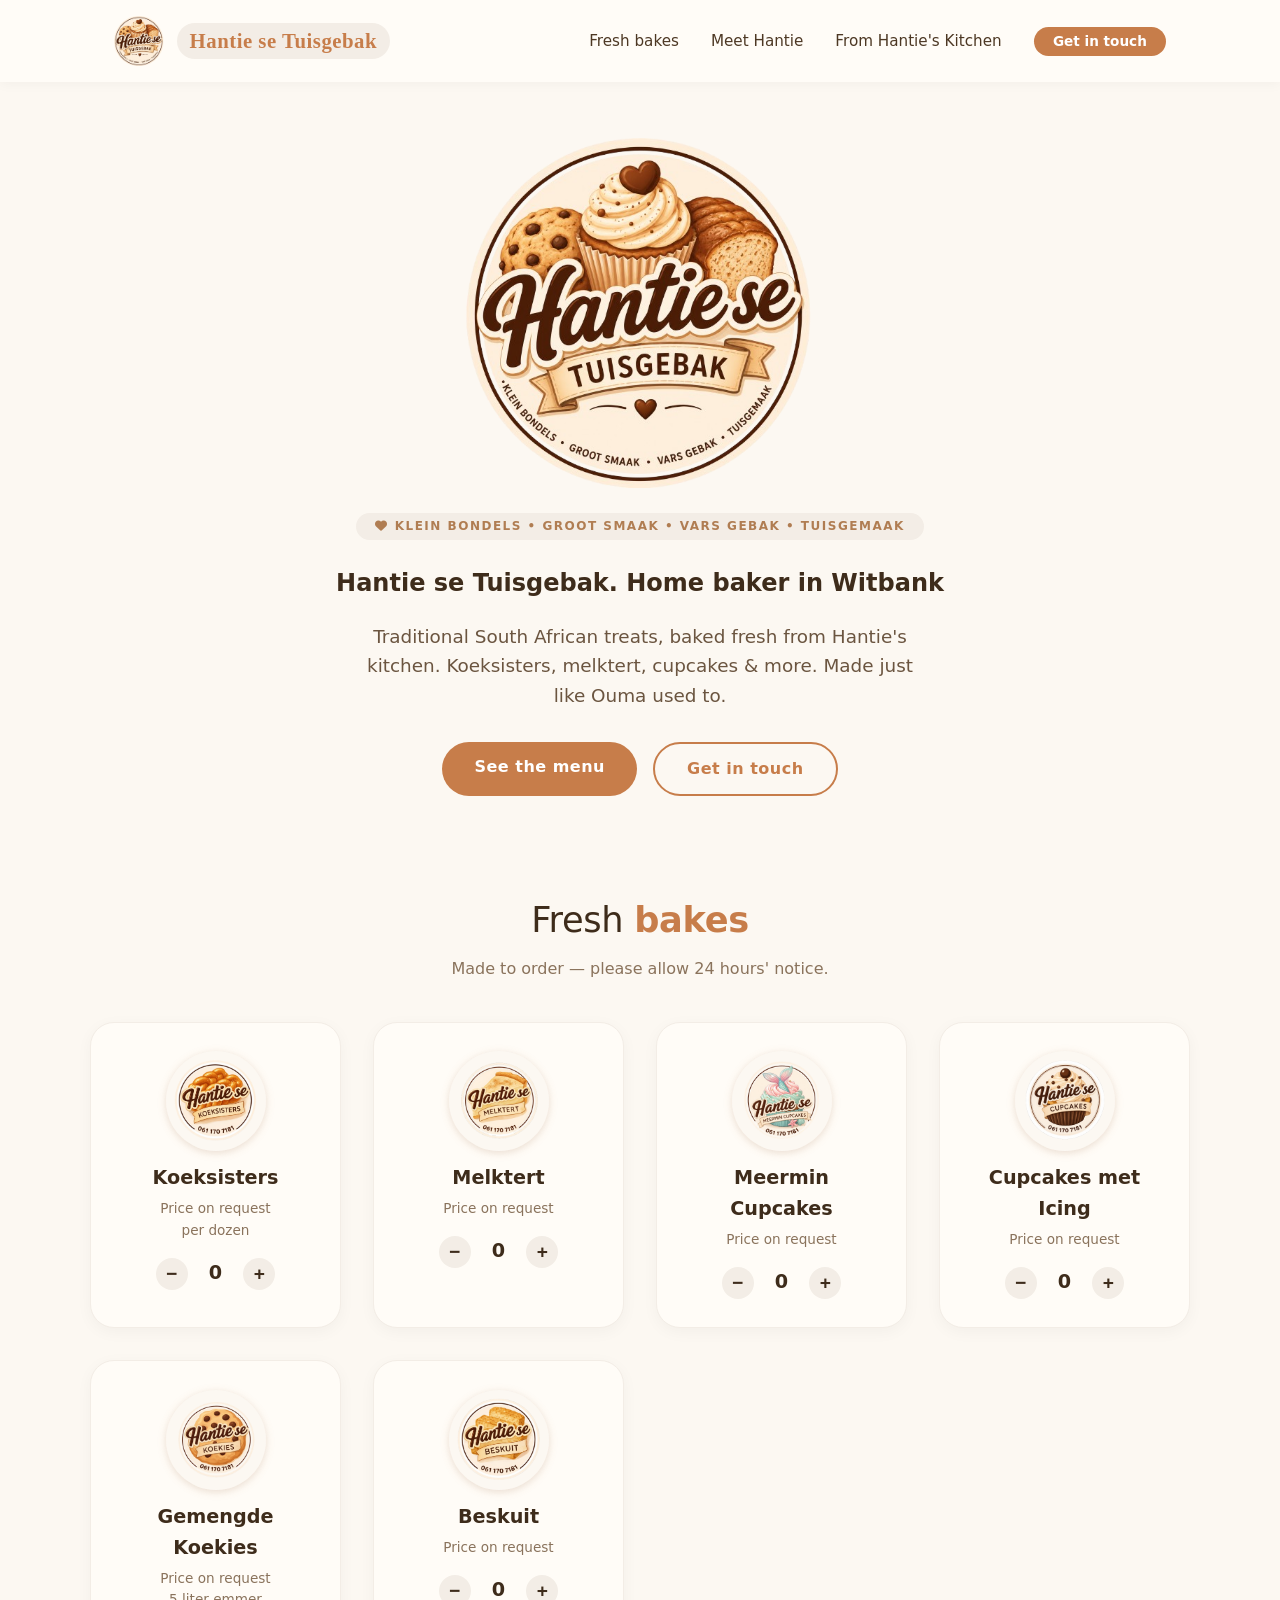
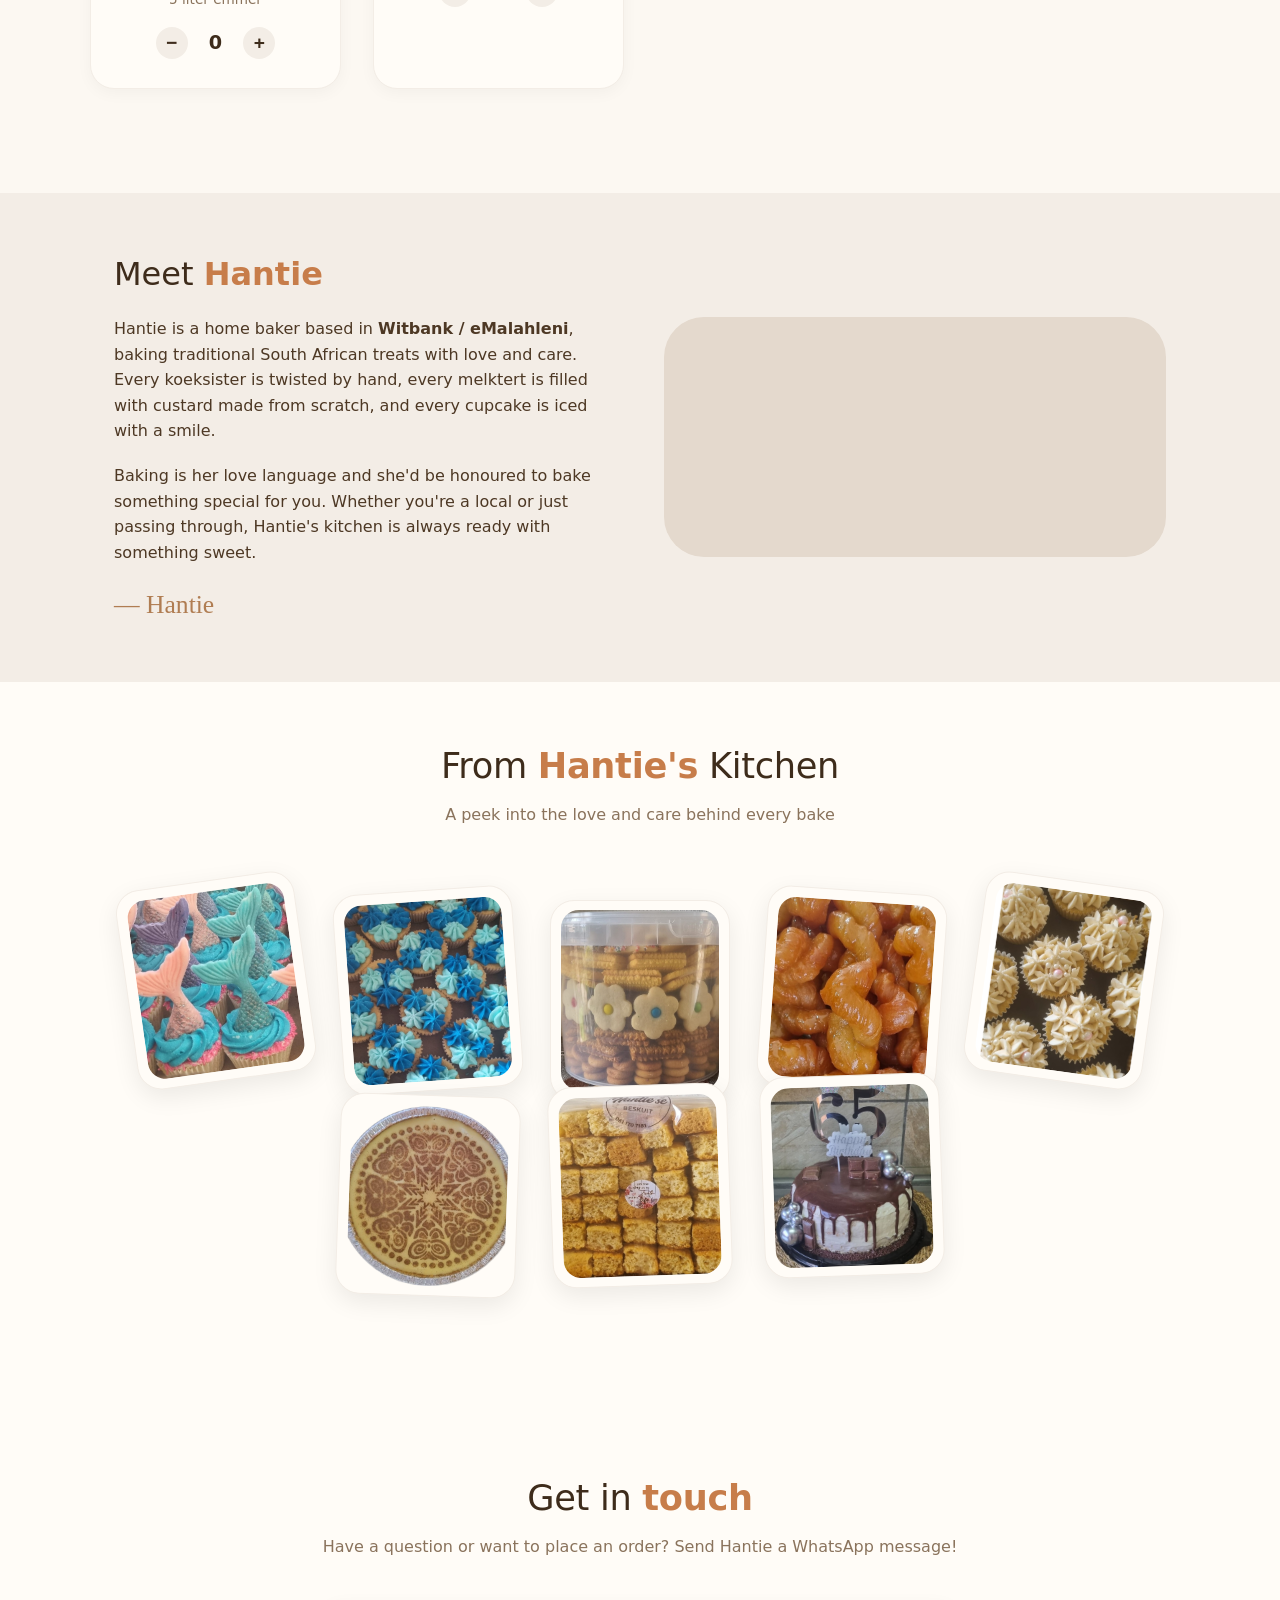
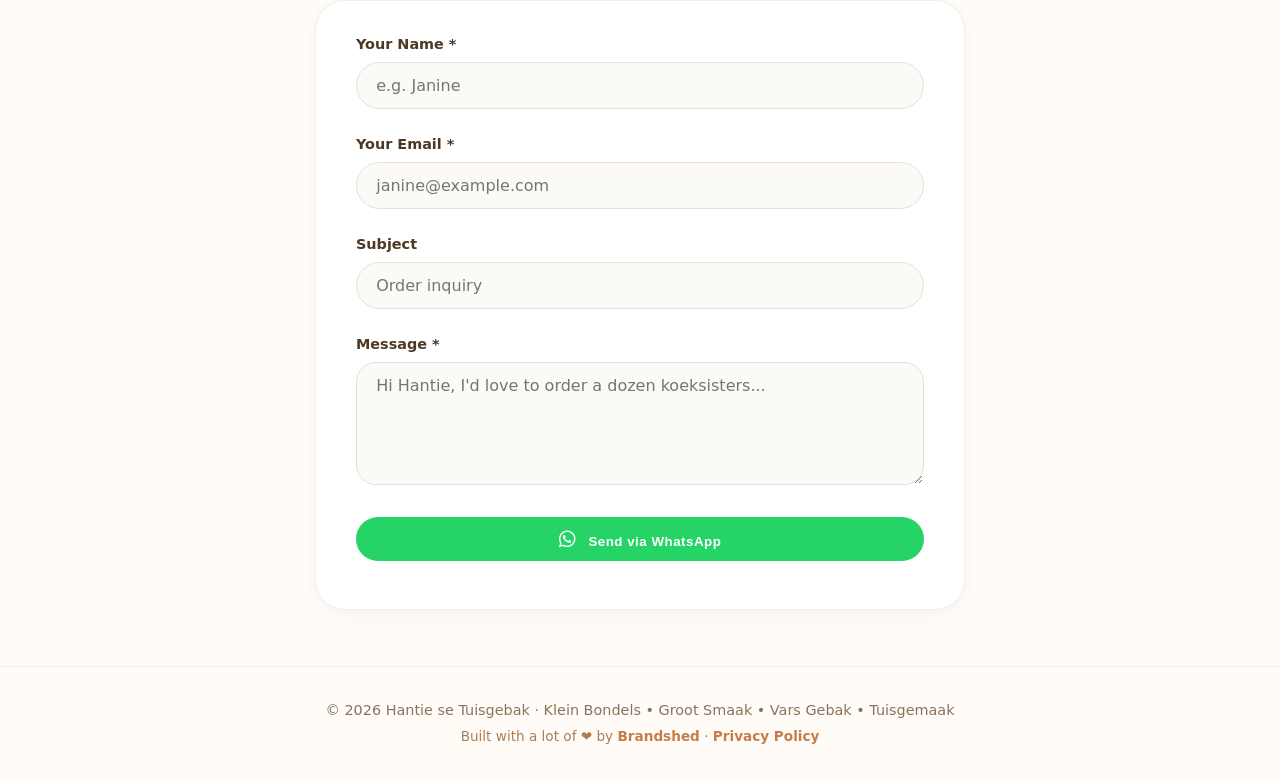
<file: index.html>
<!DOCTYPE html>
<html lang="en">
<head>
    <meta charset="UTF-8" />
    <meta name="viewport" content="width=device-width, initial-scale=1.0"/>
    
	<!-- ===== FAVICONS ===== -->
    <link rel="icon" type="image/x-icon" href="favicon.ico">
	<link rel="icon" href="favicon.ico" sizes="any">
	<link rel="icon" type="image/svg+xml" href="favicon.svg">
	<link rel="icon" type="image/png" sizes="96x96" href="favicon-96x96.png">
	<link rel="apple-touch-icon" href="apple-touch-icon.png">
	
<!-- ===== START SEO OPTIMIZED HEAD ===== -->
<title>Hantie se Tuisgebak | Home Baker in Witbank | Koeksisters &amp; Melktert</title>
<meta name="title" content="Hantie se Tuisgebak | Home Baker in Witbank | Koeksisters &amp; Melktert" />
<meta name="description" content="Authentic South African treats from Hantie se Tuisgebak, the best home baker in Witbank/eMalahleni. Order Koeksisters, Melktert, Cupcakes, Beskuit &amp; more via WhatsApp today!" />
<meta name="keywords" content="Hantie se Tuisgebak, home baker Witbank, eMalahleni baker, South African treats, koeksisters, melktert, cupcakes, beskuit, homemade baking, traditional South African desserts" />
<meta name="robots" content="index, follow" />

<!-- Google / Search Engine Tags -->
<meta itemprop="name" content="Hantie se Tuisgebak | Home Baker in Witbank" />
<meta itemprop="description" content="Authentic South African treats from Hantie se Tuisgebak, the best home baker in Witbank/eMalahleni. Order Koeksisters, Melktert, Cupcakes, Beskuit &amp; more vi" />
<meta itemprop="image" content="" />

<!-- Facebook Meta Tags -->
<meta property="og:url" content="https://hantiesetuisgebak.co.za/" />
<meta property="og:type" content="website" />
<meta property="og:title" content="Hantie se Tuisgebak | Home Baker in Witbank" />
<meta property="og:description" content="Authentic South African treats from Hantie se Tuisgebak, the best home baker in Witbank/eMalahleni. Order Koeksisters, Melktert, Cupcakes, Beskuit &amp; more vi" />
<meta property="og:image" content="" />

<!-- ⚠️ IMPORTANT: Replace 'yourwebsite.com' with your actual domain in the next 2 lines -->
<link rel="canonical" href="https://hantiesetuisgebak.co.za" />
<meta property="og:url" content="https://hantiesetuisgebak.co.za" />

<!-- Open Graph / Social Media -->
<meta property="og:title" content="Hantie se Tuisgebak | Home Baker in Witbank" />
<meta property="og:description" content="Best home baker in Witbank! Hantie bakes traditional Koeksisters, Melktert, Cupcakes &amp; more. Order authentic South African treats via WhatsApp." />
<meta property="og:image" content="hantie-se-tuisgebak-logo.png" />
<meta property="og:type" content="website" />

<!-- Twitter Card -->
<meta name="twitter:card" content="summary_large_image" />
<meta name="twitter:title" content="Hantie se Tuisgebak – Home Baker in Witbank" />
<meta name="twitter:description" content="Homemade South African treats baked with love in Witbank/eMalahleni. Koeksisters, melktert, cupcakes &amp; more." />
<meta name="twitter:image" content="hantie-se-tuisgebak-logo.png" />

<!-- Location / Local Business -->
<meta name="geo.region" content="ZA-MP" />
<meta name="geo.placename" content="Witbank / eMalahleni" />

<!-- Creator / Agency Credit -->
<meta name="author" content="Hantie se Tuisgebak" />
<meta name="designer" content="brandshed" />
<!-- ===== END SEO OPTIMIZED HEAD ===== -->
<!-- ===== START JSON-LD SCHEMA (GOOGLE LOCAL SEO) ===== -->
<script type="application/ld+json">
{
  "@context": "https://schema.org",
  "@type": "Bakery",
  "@id": "https://hantiesetuisgebak.co.za/#bakery",
  "name": "Hantie se Tuisgebak",
  "image": "https://hantiesetuisgebak.co.za/hantie-se-tuisgebak-logo.png",
  "description": "Authentic home baker in Witbank/eMalahleni specializing in traditional South African koeksisters, melktert, cupcakes, and beskuit.",
  "address": {
    "@type": "PostalAddress",
    "streetAddress": "13A Frieda street", 
    "addressLocality": "Witbank",
    "addressRegion": "Mpumalanga",
    "addressCountry": "ZA"
  },
  "geo": {
    "@type": "GeoCoordinates",
    "latitude": "-25.8719",
    "longitude": "29.2333"
  },
  "areaServed": {
    "@type": "City",
    "name": "Witbank / eMalahleni"
  },
  "telephone": "+27611707181",
  "url": "https://hantiesetuisgebak.co.za/",
  "servesCuisine": "South African Traditional Treats",
  "priceRange": "$$",
  "openingHours": "Mo-Su 08:00-18:00"
}
</script>
<!-- ===== END JSON-LD SCHEMA ===== -->
    <!-- Font Awesome Icons -->
    <link rel="stylesheet" href="https://cdnjs.cloudflare.com/ajax/libs/font-awesome/6.0.0-beta3/css/all.min.css"/>
    <!-- External CSS -->
    <link rel="stylesheet" href="style.css" />
</head>
<body>

<!-- Hidden anchor for scrolling to top -->
    <div id="top"></div>

    <!-- ===== HEADER ===== -->
    <header>
        <div class="container header-inner">
            <div class="logo">
    <a href="#top" class="logo-link" aria-label="Scroll to top">
        <img src="hantie-se-tuisgebak-logo.png" alt="Hantiese Home Baker Logo" class="logo-img" />
        <span class="logo-text">Hantie se Tuisgebak</span>
    </a>
</div>

            <button class="hamburger" id="hamburger" aria-label="Toggle navigation">
                <i class="fas fa-bars"></i>
            </button>

            <ul class="nav-links" id="navLinks">
                <li><a href="#menu">Fresh bakes</a></li>
                <li><a href="#about">Meet Hantie</a></li>
				<li><a href="#gallery">From Hantie's Kitchen</a></li>
                <li><a href="#contact" class="btn-small">Get in touch</a></li>
            </ul>
        </div>
    </header>

    <!-- ===== HERO ===== -->
    <section class="hero container">
		<!-- BIG LOGO ON MAIN PAGE -->
		<div class="hero-logo">
			<img src="hantie-se-tuisgebak-logo.png" alt="Hantiese Home Baker - Main Logo" class="hero-logo-img" />
		</div>

		<div class="hero-badge"><i class="fas fa-heart" style="margin-right:6px;"></i>Klein Bondels • Groot Smaak • Vars Gebak • Tuisgemaak</div>
		<!-- REPLACE the old <h2> line with this <h1> -->
		<h1>Hantie se Tuisgebak. Home baker in <span>Witbank</span></h1>
		<p>Traditional South African treats, baked fresh from Hantie's kitchen. 
		Koeksisters, melktert, cupcakes &amp; more. Made just like Ouma used to.</p>
		<div class="hero-actions">
			<a href="#menu" class="btn">See the menu</a>
			<a href="#contact" class="btn btn-outline">Get in touch</a>
		</div>
	</section>

    <!-- ===== MENU ===== -->
<section class="menu-section container" id="menu">
    <h2 class="section-title">Fresh <span style="font-weight:600;color:#c77d4a;">bakes</span></h2>
    <p class="section-sub">Made to order — please allow 24 hours' notice.</p>

    <div class="product-grid" id="productGrid">
        <!-- Koeksisters -->
<div class="product-card" data-product="Koeksisters" data-price="55" data-unit="per dozen">
    <div class="product-icon product-icon-logo">
        <div class="flip-container">
            <div class="flip-inner">
                <div class="flip-front">
                    <img src="koeksisters-icon.png" alt="Koeksisters Logo" class="product-logo-icon" />
                </div>
                <div class="flip-back">
                    <img src="koeksisters-product.jpg" alt="Traditional koeksisters by Hantie se Tuisgebak - order in Witbank" class="product-logo-icon" />
                </div>
            </div>
        </div>
    </div>
    <h3>Koeksisters</h3>
    <div class="note">Price on request</div>
    <div class="note">per dozen</div>
    <!-- Quantity Controls -->
    <div class="qty-controls">
        <button class="qty-btn qty-minus" type="button">−</button>
        <span class="qty-display">0</span>
        <button class="qty-btn qty-plus" type="button">+</button>
    </div>
</div>

        <!-- Melktert -->
<div class="product-card" data-product="Melktert" data-price="70" data-unit="each">
    <div class="product-icon product-icon-logo">
        <div class="flip-container">
            <div class="flip-inner">
                <div class="flip-front">
                    <img src="melktert-icon.png" alt="Melktert Logo" class="product-logo-icon" />
                </div>
                <div class="flip-back">
                    <img src="melktert-product.png" alt="Creamy homemade melktert by Hantie se Tuisgebak" class="product-logo-icon" />
                </div>
            </div>
        </div>
    </div>
    <h3>Melktert</h3>
    <div class="note">Price on request</div>
    <div class="qty-controls">
        <button class="qty-btn qty-minus" type="button">−</button>
        <span class="qty-display">0</span>
        <button class="qty-btn qty-plus" type="button">+</button>
    </div>
</div>

        <!-- Meermin Cupcakes -->
<div class="product-card" data-product="Meermin Cupcakes" data-price="15" data-unit="each">
    <div class="product-icon product-icon-logo">
        <div class="flip-container">
            <div class="flip-inner">
                <div class="flip-front">
                    <img src="meermin-cupcakes-icon.png" alt="Meermin Cupcakes Logo" class="product-logo-icon" />
                </div>
                <div class="flip-back">
                    <img src="meermin-cupcakes-product.jpg" alt="Meermin cupcakes - Hantie se Tuisgebak home baker" class="product-logo-icon" />
                </div>
            </div>
        </div>
    </div>
    <h3>Meermin Cupcakes</h3>
    <div class="note">Price on request</div>
    <div class="qty-controls">
        <button class="qty-btn qty-minus" type="button">−</button>
        <span class="qty-display">0</span>
        <button class="qty-btn qty-plus" type="button">+</button>
    </div>
</div>

        <!-- Cupcakes with icing -->
<div class="product-card" data-product="Cupcakes met Icing" data-price="10" data-unit="each">
    <div class="product-icon product-icon-logo">
        <div class="flip-container">
            <div class="flip-inner">
                <div class="flip-front">
                    <img src="cupcakes-icing-icon.png" alt="Cupcakes met Icing Logo" class="product-logo-icon" />
                </div>
                <div class="flip-back">
                    <img src="cupcakes-icing-product.jpg" alt="Iced cupcakes by Hantie se Tuisgebak in Witbank" class="product-logo-icon" />
                </div>
            </div>
        </div>
    </div>
    <h3>Cupcakes met Icing</h3>
    <div class="note">Price on request</div>
    <div class="qty-controls">
        <button class="qty-btn qty-minus" type="button">−</button>
        <span class="qty-display">0</span>
        <button class="qty-btn qty-plus" type="button">+</button>
    </div>
</div>

        <!-- 5L mixed cookies -->
<div class="product-card" data-product="Gemengde Koekies" data-price="250" data-unit="5 liter emmer">
    <div class="product-icon product-icon-logo">
        <div class="flip-container">
            <div class="flip-inner">
                <div class="flip-front">
                    <img src="gemengde-koekies-icon.png" alt="Hantiese Logo" class="product-logo-icon" />
                </div>
                <div class="flip-back">
                    <img src="gemengde-koekies-product.jpg" alt="Mixed cookies in a bucket - Hantie se Tuisgebak" class="product-logo-icon" />
                </div>
            </div>
        </div>
    </div>
    <h3>Gemengde Koekies</h3>
            <div class="note">Price on request</div>
    <div class="note">5 liter emmer</div>
    <div class="qty-controls">
        <button class="qty-btn qty-minus" type="button">−</button>
        <span class="qty-display">0</span>
        <button class="qty-btn qty-plus" type="button">+</button>
    </div>
</div>

        <!-- Beskuit -->
        <div class="product-card" data-product="Beskuit" data-price="0" data-unit="Price on request">
            <div class="product-icon product-icon-logo">
                <div class="flip-container">
                    <div class="flip-inner">
                        <div class="flip-front">
                            <img src="beskuit-icon.png" alt="Beskuit Logo" class="product-logo-icon" />
                        </div>
                        <div class="flip-back">
                            <img src="beskuit-product.jpg" alt="Homemade beskuit rusks - Hantie se Tuisgebak" class="product-logo-icon" />
                        </div>
                    </div>
                </div>
            </div>
            <h3>Beskuit</h3>
            <div class="note">Price on request</div>
            <div class="qty-controls">
                <button class="qty-btn qty-minus" type="button">−</button>
                <span class="qty-display">0</span>
                <button class="qty-btn qty-plus" type="button">+</button>
            </div>
        </div>

    </div>

    <!-- Quote Summary & Request Quote Button -->
<div class="quote-section" id="quoteSection">
    <div class="quote-summary" id="quoteSummary">
        <div class="quote-header">
            <h3><i class="fas fa-shopping-cart"></i> Your Quote</h3>
            <span class="quote-count" id="quoteCount">0 items</span>
        </div>
        <ul class="quote-items" id="quoteItems">
            <li class="empty-quote-msg">No items added yet. Add some treats!</li>
        </ul>
        
        <!-- Personal Details Section -->
        <div class="quote-personal-details" id="personalDetails">
            <h4><i class="fas fa-user"></i> Your Details</h4>
            <div class="personal-details-grid">
    <div class="personal-field">
        <label for="quoteName">Name *</label>
        <input type="text" id="quoteName" placeholder="e.g. Janine" />
    </div>
    <div class="personal-field">
        <label for="quoteSurname">Surname *</label>
        <input type="text" id="quoteSurname" placeholder="e.g. Smith" />
    </div>
    <div class="personal-field">
        <label for="quotePhone">Phone Number *</label>
        <input type="tel" id="quotePhone" placeholder="e.g. 082 123 4567" />
    </div>
    <div class="personal-field">
        <label for="quoteEmail">Email</label>
        <input type="email" id="quoteEmail" placeholder="e.g. janine@example.com" />
    </div>
    <div class="personal-field full-width">
        <label for="quoteArea">Area / Suburb *</label>
        <input type="text" id="quoteArea" placeholder="e.g. Witbank, Cape Town, etc." />
    </div>
    <div class="personal-field full-width">
        <label for="quoteNotes">Additional Notes / Message</label>
        <textarea id="quoteNotes" rows="3" placeholder="Add any special requests, delivery instructions, or extra information here..."></textarea>
    </div>
</div>
        </div>
        
        <button class="btn btn-whatsapp-quote" id="whatsappQuoteBtn">
            <i class="fab fa-whatsapp"></i> Request Quote via WhatsApp
        </button>
        <button class="btn btn-clear-quote" id="clearQuoteBtn">
            <i class="fas fa-trash-alt"></i> Clear
        </button>
    </div>
</div>
</section>

    <!-- ===== ABOUT ===== -->
    <section class="about-section" id="about">
        <div class="container about-grid">
            <div class="about-text">
    <h2>Meet <span>Hantie</span></h2>
    <p>
        Hantie is a home baker based in <strong>Witbank / eMalahleni</strong>, 
        baking traditional South African treats with love and care. 
        Every koeksister is twisted by hand, every melktert is 
        filled with custard made from scratch, and every cupcake is iced 
        with a smile.
    </p>
    <p>
        Baking is her love language and she'd be honoured to bake 
        something special for you. Whether you're a local or just passing through, 
        Hantie's kitchen is always ready with something sweet.
    </p>
    <div class="signature">— Hantie</div>
			</div>
            <div class="about-map">
		<!-- Replace the src URL below with YOUR Google Maps embed URL -->
		<iframe src="https://www.google.com/maps/embed?pb=!1m18!1m12!1m3!1d229766.9081199771!2d29.058544681350977!3d-25.86592461387598!2m3!1f0!2f0!3f0!3m2!1i1024!2i768!4f13.1!3m3!1m2!1s0x1eeaed4f5621cac9%3A0x2566efbdc52aefd6!2seMalahleni!5e0!3m2!1sen!2sza!4v1782407154011!5m2!1sen!2sza" width="600" height="450" style="border:0;" allowfullscreen="" loading="lazy" referrerpolicy="strict-origin-when-cross-origin"></iframe>
	</div>
        </div>
    </section>
	
	    <!-- ===== GALLERY ===== -->
    <section class="gallery-section" id="gallery">
        <div class="container">
            <h2 class="section-title">From <span style="font-weight:600;color:#c77d4a;">Hantie's</span> Kitchen</h2>
            <p class="section-sub">A peek into the love and care behind every bake</p>
            
            <div class="gallery-curve">
                <!-- Image 1 -->
                <!-- REPLACE gallery images with these descriptive alt tags -->
<div class="gallery-item" style="--rotate: -8deg; --offset: -20px; --delay: 0s;">
    <img src="meermin-cupcakes-product.jpg" alt="Meermin cupcakes by Hantie se Tuisgebak - home baker in Witbank" />
</div>
<div class="gallery-item" style="--rotate: -4deg; --offset: -10px; --delay: 0.2s;">
    <img src="cupcakes-icing-product.jpg" alt="Colourful iced cupcakes from Hantie se Tuisgebak" />
</div>
<div class="gallery-item" style="--rotate: 0deg; --offset: 0px; --delay: 0.4s;">
    <img src="gemengde-koekies-product.jpg" alt="Mixed koekies in a 5L bucket - Hantie se Tuisgebak" />
</div>
<div class="gallery-item" style="--rotate: 4deg; --offset: -10px; --delay: 0.6s;">
    <img src="koeksisters-product.jpg" alt="Traditional koeksisters baked by Hantie se Tuisgebak" />
</div>
<div class="gallery-item" style="--rotate: 8deg; --offset: -20px; --delay: 0.8s;">
    <img src="hanties-kitchen-treats.jpg" alt="Freshly baked treats from Hantie's kitchen in Witbank" />
</div>
<div class="gallery-item" style="--rotate: 2deg; --offset: -30px; --delay: 1.0s;">
    <img src="melktert-product.png" alt="Creamy melktert - South African milk tart by Hantie se Tuisgebak" />
</div>
<div class="gallery-item" style="--rotate: -2deg; --offset: -40px; --delay: 1.2s;">
    <img src="beskuit-product.jpg" alt="Homemade beskuit (rusks) - Hantie se Tuisgebak" />
</div>
<div class="gallery-item" style="--rotate: -2deg; --offset: -50px; --delay: 1.4s;">
    <img src="hanties-baked-goods.jpg" alt="More delicious baked goods from Hantie se Tuisgebak" />
</div>
            </div>
        </div>
    </section>

    <!-- ===== CONTACT ===== -->
	<section class="contact-section" id="contact">
		<div class="container">
			<h2 class="section-title">Get in <span style="font-weight:600;color:#c77d4a;">touch</span></h2>
			<p class="section-sub">Have a question or want to place an order? Send Hantie a WhatsApp message!</p>

			<!-- Contact Form (centered, no side cards) -->
			<form class="contact-form" id="contactForm">
    <div class="form-group">
        <label for="name">Your Name *</label>
        <input type="text" id="name" name="name" placeholder="e.g. Janine" required />
    </div>
    <div class="form-group">
        <label for="email">Your Email *</label>
        <input type="email" id="email" name="email" placeholder="janine@example.com" required />
    </div>
    <div class="form-group">
        <label for="subject">Subject</label>
        <input type="text" id="subject" name="subject" placeholder="Order inquiry" />
    </div>
    <div class="form-group">
        <label for="message">Message *</label>
        <textarea id="message" name="body" rows="5" placeholder="Hi Hantie, I'd love to order a dozen koeksisters..." required></textarea>
    </div>
    <button type="submit" class="btn btn-whatsapp-submit" style="width:100%; justify-content:center; background:#25D366;">
        <i class="fab fa-whatsapp" style="margin-right:8px;"></i> Send via WhatsApp
    </button>
    <div id="formFeedback" style="margin-top:1rem; text-align:center; font-weight:500;"></div>
</form>
		</div>
	</section>

    <!-- ===== FOOTER ===== -->
<footer>
    <div class="container">
        <p class="footer-copyright">&copy; 2026 Hantie se Tuisgebak &middot; Klein Bondels • Groot Smaak • Vars Gebak • Tuisgemaak</p>
		<p class="footer-credit">
            Built with a lot of ❤︎ by <a href="https://brandshed.co.za" target="_blank" rel="noopener noreferrer">Brandshed</a>
            &middot;
        <a href="privacy-policy.html">Privacy Policy</a>    
        </p>
    </div>
</footer>
	
    <!-- ===== CUSTOM CONFIRM MODAL ===== -->
<div class="modal-overlay" id="confirmModal">
    <div class="modal-box">
        <div class="modal-icon">
            <i class="fas fa-exclamation-triangle"></i>
        </div>
        <h3 class="modal-title">Clear Quote?</h3>
        <p class="modal-message">Are you sure you want to clear all items from your quote?</p>
        <div class="modal-actions">
            <button class="modal-btn modal-btn-cancel" id="modalCancelBtn">Cancel</button>
            <button class="modal-btn modal-btn-confirm" id="modalConfirmBtn">Yes, Clear All</button>
        </div>
    </div>
</div>	

<!-- External JavaScript -->
    <script src="script.js"></script>	
</body>
</html>
</file>
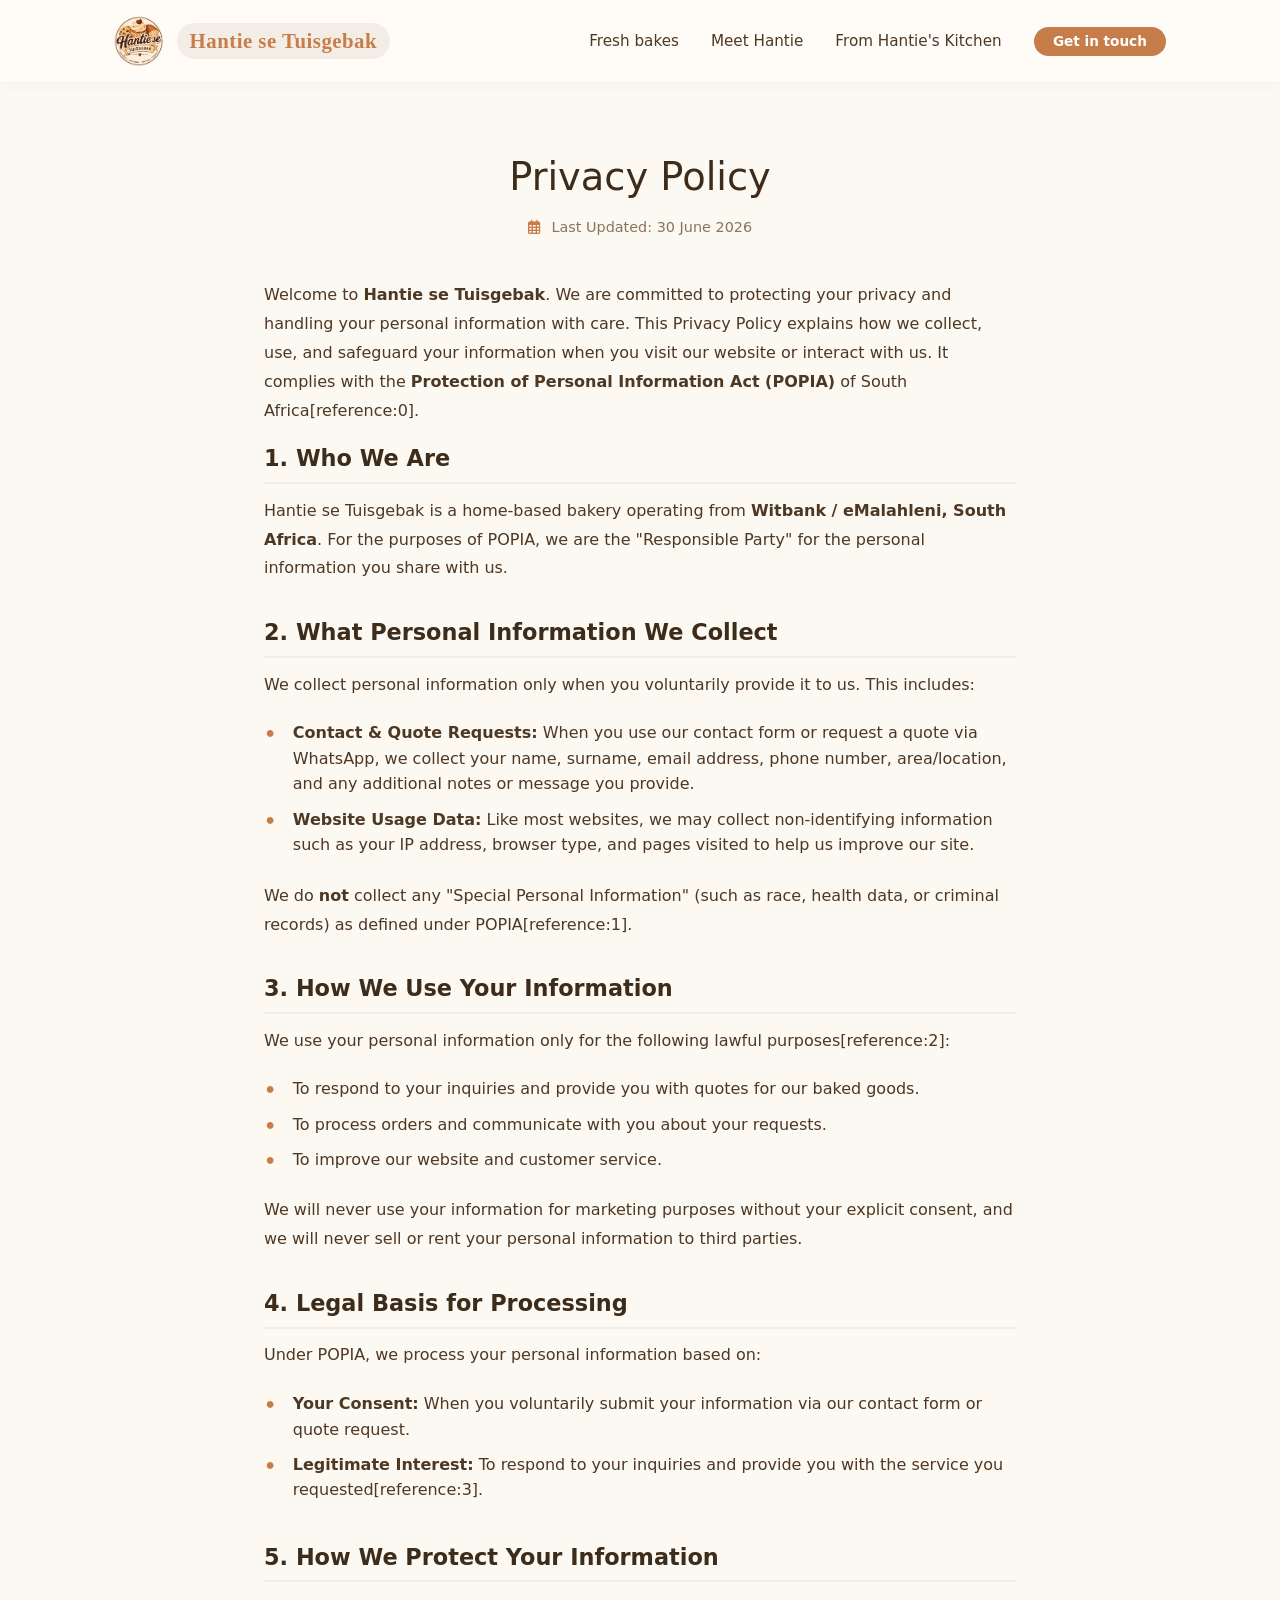
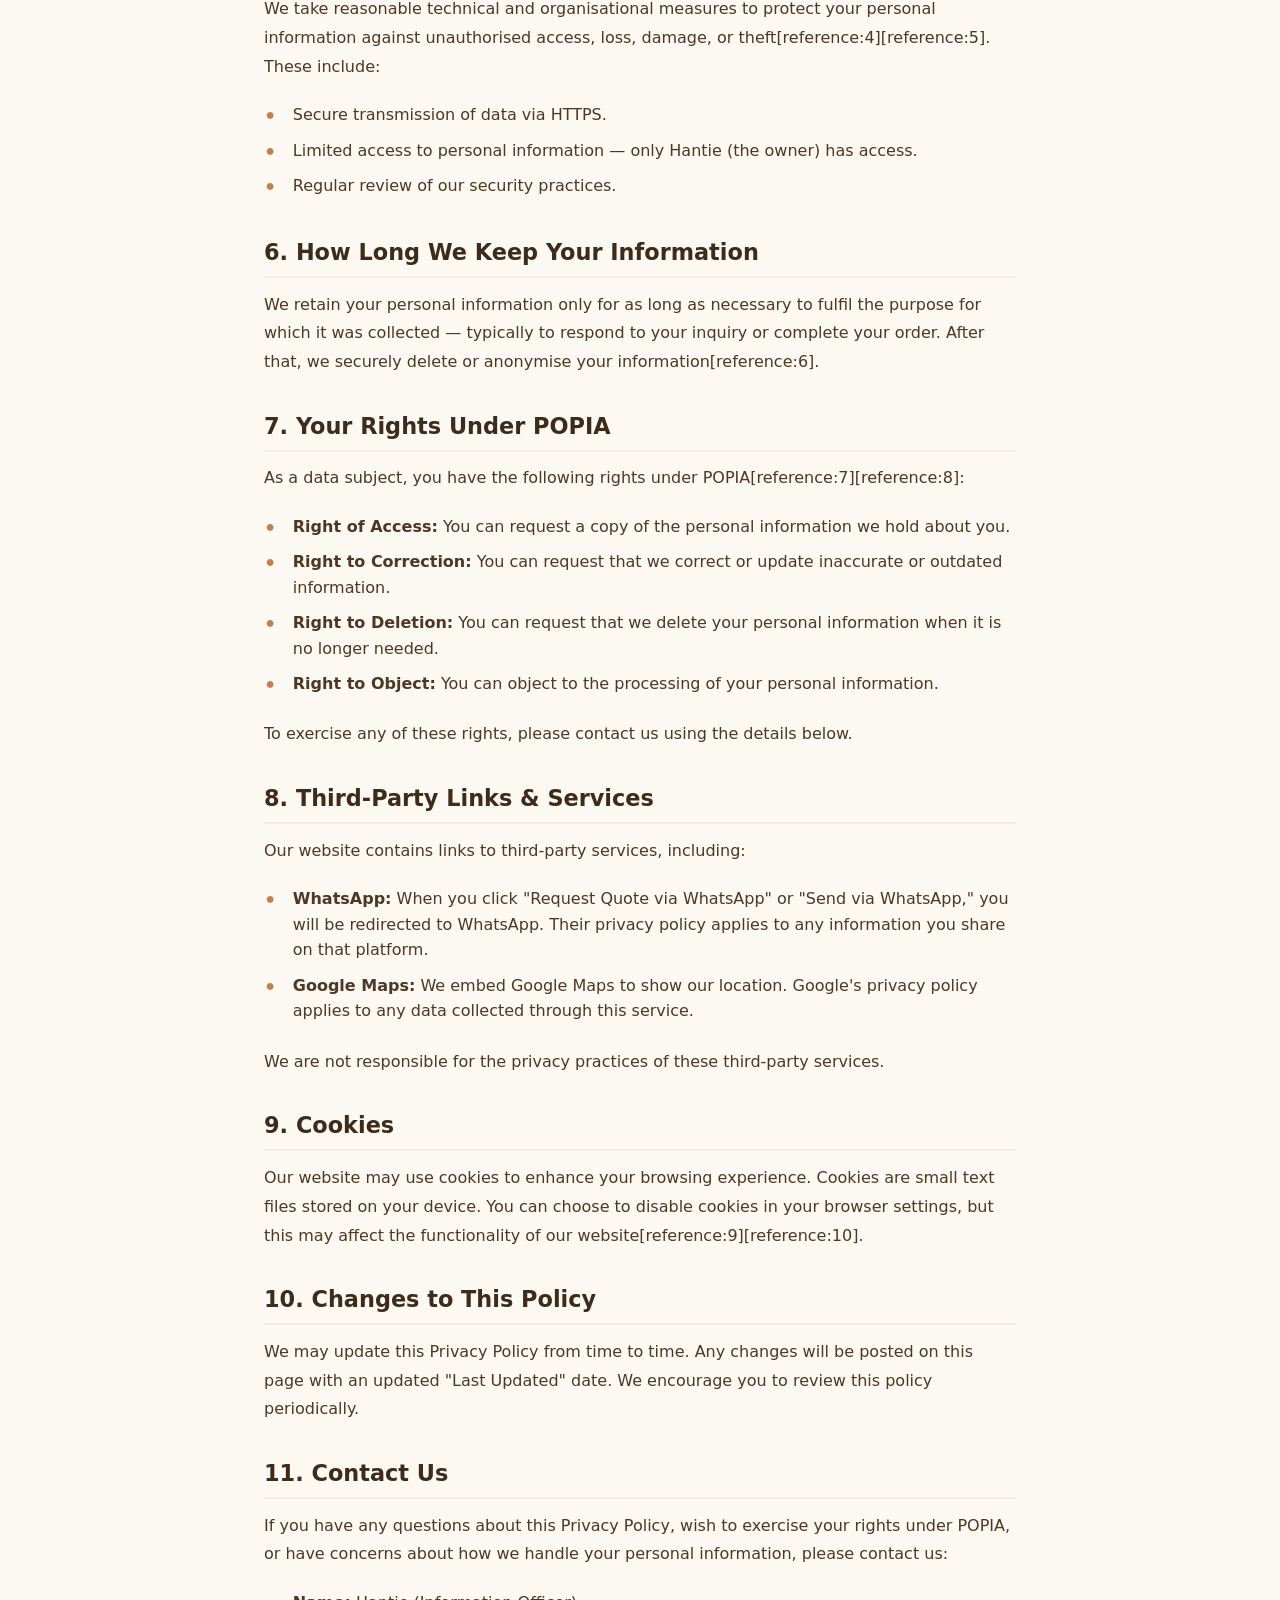
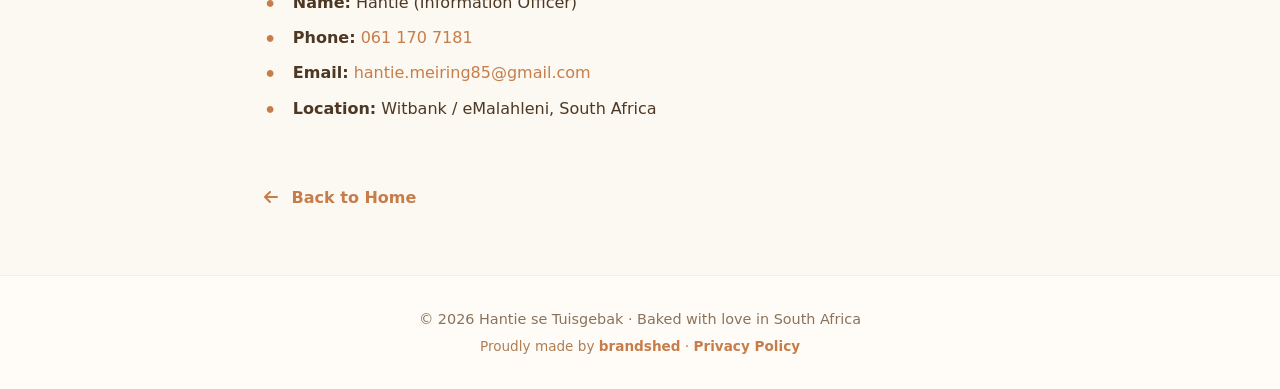
<file: privacy-policy.html>
<!DOCTYPE html>
<html lang="en">
<head>
    <meta charset="UTF-8" />
    <meta name="viewport" content="width=device-width, initial-scale=1.0"/>
    <title>Privacy Policy | Hantie se Tuisgebak</title>
    <link rel="stylesheet" href="https://cdnjs.cloudflare.com/ajax/libs/font-awesome/6.0.0-beta3/css/all.min.css"/>
    <link rel="stylesheet" href="style.css" />
    <style>
        /* Privacy Policy page specific styles */
        .privacy-container {
            max-width: 800px;
            margin: 0 auto;
            padding: 4rem 1.5rem;
        }

        .privacy-container h1 {
            font-size: 2.4rem;
            font-weight: 300;
            color: #3e2c1b;
            margin-bottom: 0.5rem;
            text-align: center;
        }

        .privacy-container .last-updated {
            text-align: center;
            color: #8a735c;
            font-size: 0.9rem;
            margin-bottom: 2.5rem;
        }

        .privacy-container h2 {
            font-size: 1.4rem;
            font-weight: 600;
            color: #3e2c1b;
            margin-top: 2rem;
            margin-bottom: 0.8rem;
            padding-bottom: 0.3rem;
            border-bottom: 2px solid #f3ede6;
        }

        .privacy-container h2:first-of-type {
            margin-top: 0;
        }

        .privacy-container p {
            color: #4d3824;
            line-height: 1.8;
            margin-bottom: 1rem;
        }

        .privacy-container ul {
            list-style: none;
            padding: 0;
            margin: 0 0 1.2rem 0;
        }

        .privacy-container ul li {
            color: #4d3824;
            padding: 0.3rem 0 0.3rem 1.8rem;
            position: relative;
            line-height: 1.6;
        }

        .privacy-container ul li::before {
            content: "•";
            color: #c77d4a;
            font-weight: bold;
            position: absolute;
            left: 0;
            font-size: 1.2rem;
        }

        .privacy-container .back-link {
            display: inline-block;
            margin-top: 2.5rem;
            color: #c77d4a;
            text-decoration: none;
            font-weight: 600;
            transition: color 0.2s;
        }

        .privacy-container .back-link:hover {
            color: #a86434;
            text-decoration: underline;
        }

        .privacy-container .back-link i {
            margin-right: 0.5rem;
        }

        @media (max-width: 600px) {
            .privacy-container {
                padding: 2rem 1.2rem;
            }
            .privacy-container h1 {
                font-size: 1.8rem;
            }
        }
    </style>
</head>
<body>

    <header>
        <div class="container header-inner">
            <div class="logo">
                <a href="index.html#top" class="logo-link" aria-label="Home">
                    <img src="hantie-se-tuisgebak-logo.png" alt="Hantie se Tuisgebak Logo" class="logo-img" />
                    <span class="logo-text">Hantie se Tuisgebak</span>
                </a>
            </div>
            <button class="hamburger" id="hamburger" aria-label="Toggle navigation">
                <i class="fas fa-bars"></i>
            </button>
            <ul class="nav-links" id="navLinks">
                <li><a href="index.html#menu">Fresh bakes</a></li>
                <li><a href="index.html#about">Meet Hantie</a></li>
                <li><a href="index.html#gallery">From Hantie's Kitchen</a></li>
                <li><a href="index.html#contact" class="btn-small">Get in touch</a></li>
            </ul>
        </div>
    </header>

    <main class="privacy-container">
        <h1>Privacy Policy</h1>
        <p class="last-updated"><i class="far fa-calendar-alt" style="margin-right:6px; color:#c77d4a;"></i> Last Updated: 30 June 2026</p>

        <p>Welcome to <strong>Hantie se Tuisgebak</strong>. We are committed to protecting your privacy and handling your personal information with care. This Privacy Policy explains how we collect, use, and safeguard your information when you visit our website or interact with us. It complies with the <strong>Protection of Personal Information Act (POPIA)</strong> of South Africa[reference:0].</p>

        <h2>1. Who We Are</h2>
        <p>Hantie se Tuisgebak is a home-based bakery operating from <strong>Witbank / eMalahleni, South Africa</strong>. For the purposes of POPIA, we are the "Responsible Party" for the personal information you share with us.</p>

        <h2>2. What Personal Information We Collect</h2>
        <p>We collect personal information only when you voluntarily provide it to us. This includes:</p>
        <ul>
            <li><strong>Contact &amp; Quote Requests:</strong> When you use our contact form or request a quote via WhatsApp, we collect your name, surname, email address, phone number, area/location, and any additional notes or message you provide.</li>
            <li><strong>Website Usage Data:</strong> Like most websites, we may collect non-identifying information such as your IP address, browser type, and pages visited to help us improve our site.</li>
        </ul>
        <p>We do <strong>not</strong> collect any "Special Personal Information" (such as race, health data, or criminal records) as defined under POPIA[reference:1].</p>

        <h2>3. How We Use Your Information</h2>
        <p>We use your personal information only for the following lawful purposes[reference:2]:</p>
        <ul>
            <li>To respond to your inquiries and provide you with quotes for our baked goods.</li>
            <li>To process orders and communicate with you about your requests.</li>
            <li>To improve our website and customer service.</li>
        </ul>
        <p>We will never use your information for marketing purposes without your explicit consent, and we will never sell or rent your personal information to third parties.</p>

        <h2>4. Legal Basis for Processing</h2>
        <p>Under POPIA, we process your personal information based on:</p>
        <ul>
            <li><strong>Your Consent:</strong> When you voluntarily submit your information via our contact form or quote request.</li>
            <li><strong>Legitimate Interest:</strong> To respond to your inquiries and provide you with the service you requested[reference:3].</li>
        </ul>

        <h2>5. How We Protect Your Information</h2>
        <p>We take reasonable technical and organisational measures to protect your personal information against unauthorised access, loss, damage, or theft[reference:4][reference:5]. These include:</p>
        <ul>
            <li>Secure transmission of data via HTTPS.</li>
            <li>Limited access to personal information — only Hantie (the owner) has access.</li>
            <li>Regular review of our security practices.</li>
        </ul>

        <h2>6. How Long We Keep Your Information</h2>
        <p>We retain your personal information only for as long as necessary to fulfil the purpose for which it was collected — typically to respond to your inquiry or complete your order. After that, we securely delete or anonymise your information[reference:6].</p>

        <h2>7. Your Rights Under POPIA</h2>
        <p>As a data subject, you have the following rights under POPIA[reference:7][reference:8]:</p>
        <ul>
            <li><strong>Right of Access:</strong> You can request a copy of the personal information we hold about you.</li>
            <li><strong>Right to Correction:</strong> You can request that we correct or update inaccurate or outdated information.</li>
            <li><strong>Right to Deletion:</strong> You can request that we delete your personal information when it is no longer needed.</li>
            <li><strong>Right to Object:</strong> You can object to the processing of your personal information.</li>
        </ul>
        <p>To exercise any of these rights, please contact us using the details below.</p>

        <h2>8. Third-Party Links &amp; Services</h2>
        <p>Our website contains links to third-party services, including:</p>
        <ul>
            <li><strong>WhatsApp:</strong> When you click "Request Quote via WhatsApp" or "Send via WhatsApp," you will be redirected to WhatsApp. Their privacy policy applies to any information you share on that platform.</li>
            <li><strong>Google Maps:</strong> We embed Google Maps to show our location. Google's privacy policy applies to any data collected through this service.</li>
        </ul>
        <p>We are not responsible for the privacy practices of these third-party services.</p>

        <h2>9. Cookies</h2>
        <p>Our website may use cookies to enhance your browsing experience. Cookies are small text files stored on your device. You can choose to disable cookies in your browser settings, but this may affect the functionality of our website[reference:9][reference:10].</p>

        <h2>10. Changes to This Policy</h2>
        <p>We may update this Privacy Policy from time to time. Any changes will be posted on this page with an updated "Last Updated" date. We encourage you to review this policy periodically.</p>

        <h2>11. Contact Us</h2>
        <p>If you have any questions about this Privacy Policy, wish to exercise your rights under POPIA, or have concerns about how we handle your personal information, please contact us:</p>
        <ul>
            <li><strong>Name:</strong> Hantie (Information Officer)</li>
            <li><strong>Phone:</strong> <a href="tel:+27611707181" style="color:#c77d4a; text-decoration:none;">061 170 7181</a></li>
            <li><strong>Email:</strong> <a href="mailto:hantie.meiring85@gmail.com" style="color:#c77d4a; text-decoration:none;">hantie.meiring85@gmail.com</a></li>
            <li><strong>Location:</strong> Witbank / eMalahleni, South Africa</li>
        </ul>

        <a href="index.html" class="back-link"><i class="fas fa-arrow-left"></i> Back to Home</a>
    </main>

    <footer>
        <div class="container">
            <p class="footer-copyright">&copy; 2026 Hantie se Tuisgebak &middot; Baked with love in South Africa</p>
            <p class="footer-credit">
                Proudly made by <a href="https://brandshed.co.za" target="_blank" rel="noopener noreferrer">brandshed</a>
                &middot;
                <a href="privacy-policy.html">Privacy Policy</a>
            </p>
        </div>
    </footer>

    <script>
        // Mobile hamburger toggle
        const hamburger = document.getElementById('hamburger');
        const navLinks = document.getElementById('navLinks');
        if (hamburger) {
            hamburger.addEventListener('click', () => {
                navLinks.classList.toggle('open');
            });
        }
        document.querySelectorAll('.nav-links a').forEach(link => {
            link.addEventListener('click', () => {
                navLinks.classList.remove('open');
            });
        });
    </script>
</body>
</html>
</file>
<file: style.css>
/* ---------- RESET & BASE ---------- */
* {
    margin: 0;
    padding: 0;
    box-sizing: border-box;
}

body {
    font-family: 'Segoe UI', Roboto, system-ui, -apple-system, sans-serif;
    background: #fcf8f2;
    color: #3e2c1b;
    line-height: 1.6;
}

img {
    max-width: 100%;
    display: block;
}

a {
    text-decoration: none;
    color: inherit;
}

.container {
    max-width: 1100px;
    margin: 0 auto;
    padding: 0 1.5rem;
}

/* ---------- BUTTONS ---------- */
.btn {
    display: inline-block;
    background: #c77d4a;
    color: #fff;
    padding: 0.75rem 2rem;
    border-radius: 40px;
    font-weight: 600;
    letter-spacing: 0.5px;
    transition: background 0.2s;
    border: none;
    cursor: pointer;
}

.btn:hover {
    background: #a86434;
}

.btn-outline {
    background: transparent;
    border: 2px solid #c77d4a;
    color: #c77d4a;
}

.btn-outline:hover {
    background: #c77d4a;
    color: #fff;
}

/* ---------- HEADER / NAV ---------- */
header {
    background: #fffcf7;
    box-shadow: 0 2px 12px rgba(0, 0, 0, 0.04);
    padding: 1rem 0;
    position: sticky;
    top: 0;
    z-index: 100;
}

.header-inner {
    display: flex;
    align-items: center;
    justify-content: space-between;
    flex-wrap: wrap;
    gap: 1rem;
}

.logo {
    display: flex;
    align-items: center;  /* vertically centers the logo image */
    gap: 0.3rem;
}

/* Style for the logo image */
.logo-img {
    height: 50px;         /* adjust this to make the logo bigger or smaller */
    width: auto;          /* keeps the image proportions intact */
    max-height: 60px;     /* prevents it from growing too tall on large screens */
    display: block;
}

/* Logo link - makes the whole logo clickable */
.logo-link {
    display: flex;
    align-items: center;
    text-decoration: none;
    cursor: pointer;
    gap: 0.3rem;
}

/* Logo text next to the image */
.logo-text {
    font-family: 'Georgia', 'Times New Roman', serif;
    font-size: 1.3rem;
    font-weight: 600;
    color: #c77d4a;
    letter-spacing: 0.5px;
    margin-left: 0.5rem;
    background: #f3ede6;
    padding: 0.1rem 0.8rem;
    border-radius: 30px;
    white-space: nowrap;
}

/* Make the text smaller on mobile */
@media (max-width: 500px) {
    .logo-text {
        font-size: 1rem;
        margin-left: 0.3rem;
    }
}

.nav-links {
    display: flex;
    align-items: center;
    gap: 2rem;
    list-style: none;
    font-weight: 500;
}

.nav-links a {
    color: #4d3824;
    transition: color 0.2s;
    font-size: 0.95rem;
}

.nav-links a:hover {
    color: #c77d4a;
}

.nav-links .btn-small {
    background: #c77d4a;
    color: #fff;
    padding: 0.4rem 1.2rem;
    border-radius: 40px;
    font-size: 0.85rem;
    font-weight: 600;
}

.nav-links .btn-small:hover {
    background: #a86434;
    color: #fff;
}

.hamburger {
    display: none;
    font-size: 1.6rem;
    background: none;
    border: none;
    color: #3e2c1b;
    cursor: pointer;
}

/* ---------- HERO ---------- */
.hero {
    padding: 3.5rem 0 2.5rem 0;
    text-align: center;
}

.hero-badge {
    display: inline-block;
    background: #f3ede6;
    color: #b07d52;
    font-size: 0.75rem;
    font-weight: 600;
    text-transform: uppercase;
    letter-spacing: 1.5px;
    padding: 0.25rem 1.2rem;
    border-radius: 40px;
    margin-bottom: 1.5rem;
}

.hero h2 {
    font-size: 3.2rem;
    font-weight: 300;
    letter-spacing: -0.5px;
    line-height: 1.2;
    color: #2d1f12;
}

.hero h2 span {
    font-weight: 600;
    color: #c77d4a;
}

.hero p {
    max-width: 580px;
    margin: 1.2rem auto 2rem;
    font-size: 1.15rem;
    color: #6b5540;
}

.hero-actions {
    display: flex;
    justify-content: center;
    gap: 1rem;
    flex-wrap: wrap;
}

/* ---------- MENU / PRODUCTS ---------- */
.menu-section {
    padding: 3.5rem 0;
}

.section-title {
    text-align: center;
    font-size: 2.2rem;
    font-weight: 300;
    letter-spacing: -0.3px;
    margin-bottom: 0.5rem;
}

.section-sub {
    text-align: center;
    color: #8a735c;
    margin-bottom: 2.5rem;
    font-size: 1rem;
}

.product-grid {
    display: grid;
    grid-template-columns: repeat(auto-fit, minmax(230px, 1fr));
    gap: 2rem;
}

.product-card {
    background: #fffcf7;
    border-radius: 24px;
    padding: 1.8rem 1.5rem 1.8rem;
    box-shadow: 0 4px 16px rgba(0, 0, 0, 0.04);
    transition: transform 0.2s, box-shadow 0.2s;
    text-align: center;
    border: 1px solid #f3ede6;
}

.product-card:hover {
    transform: translateY(-6px);
    box-shadow: 0 12px 28px rgba(0, 0, 0, 0.06);
}

.product-icon {
    font-size: 2.4rem;
    color: #c77d4a;
    margin-bottom: 0.75rem;
}

/* Special styling for product icons that are logos */
.product-icon-logo {
    font-size: 5rem;
    color: #c77d4a;
    margin-bottom: 0.75rem;
    display: flex;
    justify-content: center;
    align-items: center;
}

.product-logo-icon {
    width: 100px;
    height: 100px;
    object-fit: contain;
    border-radius: 50%;
    background: #fcf8f2;
    padding: 10px;
    box-shadow: 0 2px 10px rgba(199, 125, 74, 0.15);
}

.product-card h3 {
    font-size: 1.2rem;
    font-weight: 600;
    margin-bottom: 0.25rem;
}

.product-card .price {
    font-size: 1.4rem;
    font-weight: 300;
    color: #c77d4a;
    margin: 0.4rem 0 0.2rem;
}

.product-card .note {
    font-size: 0.85rem;
    color: #8a735c;
}

/* ---------- FLIP ANIMATION ---------- */
.flip-container {
    perspective: 1000px;
}

.flip-inner {
    position: relative;
    width: 100px;
    height: 100px;
    transition: transform 0.6s cubic-bezier(0.4, 0.2, 0.2, 1);
    transform-style: preserve-3d;
    margin: 0 auto;
}

/* Flip on hover - the entire product card triggers it */
.product-card:hover .flip-inner {
    transform: rotateY(180deg);
}

.flip-front,
.flip-back {
    position: absolute;
    width: 100%;
    height: 100%;
    backface-visibility: hidden;
    border-radius: 50%;
    display: flex;
    align-items: center;
    justify-content: center;
    background: #fcf8f2;
    box-shadow: 0 2px 8px rgba(0, 0, 0, 0.06);
}

.flip-back {
    transform: rotateY(180deg);
}

.flip-hint {
    font-size: 0.7rem;
    color: #8a735c;
    margin-top: 0.3rem;
    text-align: center;
    opacity: 0.7;
    transition: opacity 0.3s;
}

.product-card:hover .flip-hint {
    opacity: 1;
}

/* Make the images fit properly */
.flip-front .product-logo-icon,
.flip-back .product-logo-icon {
    width: 100%;
    height: 100%;
    object-fit: contain;
    border-radius: 50%;
    padding: 8px;
}

/* ---------- ABOUT ---------- */
.about-section {
    padding: 3.5rem 0;
    background: #f3ede6;
}

.about-grid {
    display: grid;
    grid-template-columns: 1fr 1fr;
    gap: 3rem;
    align-items: center;
}

.about-text h2 {
    font-size: 2rem;
    font-weight: 300;
    margin-bottom: 1rem;
}

.about-text h2 span {
    font-weight: 600;
    color: #c77d4a;
}

.about-text p {
    color: #4d3824;
    margin-bottom: 1.2rem;
}

.about-text .signature {
    font-family: 'Georgia', serif;
    font-size: 1.6rem;
    color: #b07d52;
    margin-top: 0.5rem;
}

.about-map {
    border-radius: 40px;
    height: 240px;
    overflow: hidden;   /* keeps the iframe inside the rounded corners */
    background: #e4d9cd; /* fallback background while loading */
}

.about-map iframe {
    width: 100%;
    height: 100%;
    border: 0;
    display: block;
}

/* ---------- CONTACT SECTION (SIMPLIFIED) ---------- */
.contact-section {
    padding: 3.5rem 0;
    background: #fffcf7;
}

.contact-form {
    max-width: 650px;
    margin: 1.5rem auto 0;
    background: #ffffff;
    padding: 2rem 2.5rem;
    border-radius: 30px;
    box-shadow: 0 4px 16px rgba(0, 0, 0, 0.04);
    border: 1px solid #f3ede6;
}

.form-group {
    margin-bottom: 1.5rem;
}

.form-group label {
    display: block;
    font-weight: 600;
    font-size: 0.9rem;
    color: #4d3824;
    margin-bottom: 0.4rem;
}

.form-group input,
.form-group textarea {
    width: 100%;
    padding: 0.8rem 1.2rem;
    border: 1px solid #e8dfd5;
    border-radius: 50px;
    font-family: inherit;
    font-size: 1rem;
    background: #fcfaf7;
    transition: border-color 0.2s, box-shadow 0.2s;
    outline: none;
    color: #3e2c1b;
}

.form-group textarea {
    border-radius: 20px;
    resize: vertical;
}

.form-group input:focus,
.form-group textarea:focus {
    border-color: #c77d4a;
    box-shadow: 0 0 0 3px rgba(199, 125, 74, 0.15);
    background: #ffffff;
}

/* Responsive adjustments */
@media (max-width: 500px) {
    .contact-form {
        padding: 1.5rem 1.2rem;
        margin-left: 0.5rem;
        margin-right: 0.5rem;
    }

    .form-group input,
    .form-group textarea {
        padding: 0.7rem 1rem;
    }
}

footer {
    background: #fffcf7;
    border-top: 1px solid #f3ede6;
    padding: 2rem 0;
    text-align: center;
    color: #8a735c;
}

footer .footer-copyright {
    font-size: 0.9rem;
    margin-bottom: 0.3rem;
}

footer .footer-credit {
    font-size: 0.85rem;
    color: #b07d52;
}

footer .footer-credit a {
    color: #c77d4a;
    text-decoration: none;
    font-weight: 600;
    transition: color 0.2s;
}

footer .footer-credit a:hover {
    color: #a86434;
    text-decoration: underline;
}

/* ---------- RESPONSIVE ---------- */
@media (max-width: 820px) {
    .about-grid {
        grid-template-columns: 1fr;
        gap: 1.5rem;
    }

    .about-image {
        height: 180px;
        background-size: 60px;
    }

    .hero h2 {
        font-size: 2.4rem;
    }
}

@media (max-width: 680px) {
    .hamburger {
        display: block;
    }

    .nav-links {
        display: none;
        flex-direction: column;
        width: 100%;
        background: #fffcf7;
        padding: 1rem 0 0.5rem;
        gap: 1rem;
        border-top: 1px solid #f3ede6;
        margin-top: 0.75rem;
    }

    .nav-links.open {
        display: flex;
    }

    .header-inner {
        flex-wrap: wrap;
    }

    .logo h1 {
        font-size: 1.6rem;
    }

    .hero h2 {
        font-size: 2rem;
    }

    .product-grid {
        grid-template-columns: 1fr 1fr;
    }

    .contact-details {
        flex-direction: column;
        gap: 1rem;
        align-items: center;
    }
}

@media (max-width: 440px) {
    .product-grid {
        grid-template-columns: 1fr;
    }

    .hero h2 {
        font-size: 1.8rem;
    }

    .btn {
        padding: 0.6rem 1.4rem;
        font-size: 0.9rem;
    }
}

/* ---------- BIG HERO LOGO ---------- */
.hero-logo {
    display: flex;
    justify-content: center;   /* centers the logo horizontally */
    margin-bottom: 1.5rem;     /* space between the logo and the badge below */
}

.hero-logo-img {
    max-width: 350px;          /* sets a maximum size, adjust to your liking */
    width: 100%;              /* makes it responsive on smaller screens */
    height: auto;             /* keeps the original aspect ratio */
    display: block;
}

/* Make it smaller on mobile phones */
@media (max-width: 600px) {
    .hero-logo-img {
        max-width: 220px;      /* scales down nicely on small screens */
    }
}

/* ---------- QUOTING SYSTEM ---------- */
/* Quantity Controls */
.qty-controls {
    display: flex;
    align-items: center;
    justify-content: center;
    gap: 0.8rem;
    margin-top: 1rem;
}

.qty-btn {
    background: #f3ede6;
    border: none;
    width: 32px;
    height: 32px;
    border-radius: 50%;
    font-size: 1.2rem;
    font-weight: 600;
    color: #3e2c1b;
    cursor: pointer;
    transition: background 0.2s;
    display: flex;
    align-items: center;
    justify-content: center;
}

.qty-btn:hover {
    background: #c77d4a;
    color: #fff;
}

.qty-display {
    font-size: 1.2rem;
    font-weight: 600;
    min-width: 30px;
    text-align: center;
    color: #3e2c1b;
}

.btn-add-to-quote {
    background: transparent;
    border: 2px solid #c77d4a;
    color: #c77d4a;
    padding: 0.4rem 1.2rem;
    border-radius: 40px;
    font-weight: 600;
    font-size: 0.85rem;
    cursor: pointer;
    transition: all 0.2s;
    margin-top: 0.6rem;
    width: 100%;
}

.btn-add-to-quote:hover {
    background: #c77d4a;
    color: #fff;
}

.btn-add-to-quote.added {
    background: #2b7d4b;
    border-color: #2b7d4b;
    color: #fff;
}

/* Quote Section */
.quote-section {
    margin-top: 3rem;
    padding: 0 0.5rem;
}

.quote-summary {
    background: #fffcf7;
    border: 1px solid #f3ede6;
    border-radius: 30px;
    padding: 1.5rem 2rem;
    box-shadow: 0 4px 16px rgba(0, 0, 0, 0.04);
}

.quote-header {
    display: flex;
    justify-content: space-between;
    align-items: center;
    margin-bottom: 0.8rem;
    padding-bottom: 0.5rem;
    border-bottom: 2px solid #f3ede6;
}

.quote-header h3 {
    font-size: 1.2rem;
    font-weight: 600;
    color: #3e2c1b;
}

.quote-header h3 i {
    color: #c77d4a;
    margin-right: 0.5rem;
}

.quote-count {
    font-size: 0.9rem;
    color: #8a735c;
    background: #f3ede6;
    padding: 0.2rem 0.8rem;
    border-radius: 40px;
}

.quote-items {
    list-style: none;
    padding: 0;
    margin: 0.5rem 0 1rem;
    max-height: 150px;
    overflow-y: auto;
}

.quote-items li {
    display: flex;
    justify-content: space-between;
    padding: 0.4rem 0;
    border-bottom: 1px solid #f8f4ed;
    font-size: 0.95rem;
    color: #4d3824;
}

.quote-items li .item-details {
    display: flex;
    gap: 0.5rem;
}

.quote-items li .item-details .item-qty {
    font-weight: 600;
    color: #c77d4a;
}

.quote-items li .item-details .item-unit {
    color: #8a735c;
    font-size: 0.8rem;
}

.quote-items .empty-quote-msg {
    text-align: center;
    color: #b07d52;
    font-style: italic;
    padding: 1rem 0;
    border-bottom: none;
}

.quote-total {
    display: flex;
    justify-content: space-between;
    padding-top: 0.8rem;
    border-top: 2px solid #f3ede6;
    font-size: 1.2rem;
    font-weight: 500;
    color: #3e2c1b;
}

.quote-total strong {
    color: #c77d4a;
    font-size: 1.4rem;
}

.quote-actions {
    display: flex;
    gap: 1rem;
    margin-top: 1.2rem;
}

.btn-get-quote {
    background: #c77d4a;
    color: #fff;
    border: none;
    padding: 0.75rem 2rem;
    border-radius: 40px;
    font-weight: 600;
    cursor: pointer;
    transition: background 0.2s;
    margin-top: 1rem;
    width: 100%;
    font-size: 1rem;
}

.btn-get-quote:hover {
    background: #a86434;
}

.btn-clear-quote {
    background: transparent;
    color: #8a735c;
    border: 1px solid #e8dfd5;
    padding: 0.75rem 1.5rem;
    border-radius: 40px;
    font-weight: 500;
    cursor: pointer;
    transition: all 0.2s;
    margin-top: 0.5rem;
    width: 100%;
}

.btn-clear-quote:hover {
    background: #f3ede6;
    border-color: #b07d52;
    color: #4d3824;
}

/* Hide the quote section when empty */
.quote-summary.hidden {
    display: none;
}

/* Responsive quote */
@media (max-width: 600px) {
    .quote-summary {
        padding: 1rem 1.2rem;
    }

    .quote-header {
        flex-direction: column;
        gap: 0.3rem;
        align-items: flex-start;
    }

    .quote-items li {
        font-size: 0.85rem;
        flex-wrap: wrap;
    }

    .btn-get-quote,
    .btn-clear-quote {
        font-size: 0.9rem;
        padding: 0.6rem 1.2rem;
    }
}

/* ---------- QUOTE PERSONAL DETAILS ---------- */
.quote-personal-details {
    margin: 1rem 0 1.2rem;
    padding-top: 0.8rem;
    border-top: 2px solid #f3ede6;
}

.quote-personal-details h4 {
    font-size: 1rem;
    font-weight: 600;
    color: #3e2c1b;
    margin-bottom: 0.8rem;
}

.quote-personal-details h4 i {
    color: #c77d4a;
    margin-right: 0.5rem;
}

.personal-details-grid {
    display: grid;
    grid-template-columns: 1fr 1fr;
    gap: 0.8rem;
}

.personal-field {
    display: flex;
    flex-direction: column;
}

.personal-field.full-width {
    grid-column: 1 / -1;
}

.personal-field label {
    font-size: 0.8rem;
    font-weight: 600;
    color: #4d3824;
    margin-bottom: 0.2rem;
}

.personal-field input {
    padding: 0.6rem 0.8rem;
    border: 1px solid #e8dfd5;
    border-radius: 30px;
    font-family: inherit;
    font-size: 0.9rem;
    background: #fcfaf7;
    transition: border-color 0.2s, box-shadow 0.2s;
    outline: none;
    color: #3e2c1b;
}

.personal-field textarea {
    padding: 0.6rem 0.8rem;
    border: 1px solid #e8dfd5;
    border-radius: 20px;
    font-family: inherit;
    font-size: 0.9rem;
    background: #fcfaf7;
    transition: border-color 0.2s, box-shadow 0.2s;
    outline: none;
    color: #3e2c1b;
    resize: vertical;
    width: 100%;
}

.personal-field textarea:focus {
    border-color: #c77d4a;
    box-shadow: 0 0 0 3px rgba(199, 125, 74, 0.15);
    background: #ffffff;
}

.personal-field textarea::placeholder {
    color: #b07d52;
    font-size: 0.8rem;
}

.personal-field input:focus {
    border-color: #c77d4a;
    box-shadow: 0 0 0 3px rgba(199, 125, 74, 0.15);
    background: #ffffff;
}

.personal-field input::placeholder {
    color: #b07d52;
    font-size: 0.8rem;
}

/* WhatsApp Button */
.btn-whatsapp-quote {
    background: #25D366;
    color: #fff;
    border: none;
    padding: 0.75rem 2rem;
    border-radius: 40px;
    font-weight: 600;
    cursor: pointer;
    transition: background 0.2s;
    margin-top: 0.5rem;
    width: 100%;
    font-size: 1rem;
}

.btn-whatsapp-quote:hover {
    background: #1da851;
}

.btn-whatsapp-quote i {
    margin-right: 0.5rem;
    font-size: 1.2rem;
}

/* Remove the old total display */
.quote-total {
    display: none;
}

/* Responsive personal details */
@media (max-width: 500px) {
    .personal-details-grid {
        grid-template-columns: 1fr;
    }
}

/* ---------- CUSTOM CONFIRM MODAL ---------- */
.modal-overlay {
    position: fixed;
    top: 0;
    left: 0;
    width: 100%;
    height: 100%;
    background: rgba(0, 0, 0, 0.5);
    backdrop-filter: blur(4px);
    display: none; /* Hidden by default */
    justify-content: center;
    align-items: center;
    z-index: 1000;
    animation: fadeIn 0.3s ease;
}

.modal-overlay.active {
    display: flex;
}

.modal-box {
    background: #fffcf7;
    border-radius: 30px;
    padding: 2.5rem 3rem;
    max-width: 440px;
    width: 90%;
    text-align: center;
    box-shadow: 0 20px 60px rgba(0, 0, 0, 0.2);
    border: 1px solid #f3ede6;
    animation: slideUp 0.3s ease;
}

.modal-icon {
    font-size: 3rem;
    color: #c77d4a;
    margin-bottom: 0.5rem;
}

.modal-icon i {
    background: #f3ede6;
    padding: 0.8rem;
    border-radius: 50%;
    width: 70px;
    height: 70px;
    display: inline-flex;
    align-items: center;
    justify-content: center;
}

.modal-title {
    font-size: 1.4rem;
    font-weight: 600;
    color: #3e2c1b;
    margin-bottom: 0.5rem;
}

.modal-message {
    font-size: 1rem;
    color: #6b5540;
    margin-bottom: 1.8rem;
    line-height: 1.5;
}

.modal-actions {
    display: flex;
    gap: 1rem;
    justify-content: center;
}

.modal-btn {
    padding: 0.7rem 2rem;
    border-radius: 40px;
    font-weight: 600;
    font-size: 0.95rem;
    cursor: pointer;
    border: none;
    transition: all 0.2s;
    min-width: 120px;
}

.modal-btn-cancel {
    background: #f3ede6;
    color: #4d3824;
}

.modal-btn-cancel:hover {
    background: #e8dfd5;
}

.modal-btn-confirm {
    background: #c77d4a;
    color: #fff;
}

.modal-btn-confirm:hover {
    background: #a86434;
}

/* Animations */
@keyframes fadeIn {
    from { opacity: 0; }
    to { opacity: 1; }
}

@keyframes slideUp {
    from { 
        opacity: 0;
        transform: translateY(30px) scale(0.95);
    }
    to { 
        opacity: 1;
        transform: translateY(0) scale(1);
    }
}

/* Responsive modal */
@media (max-width: 500px) {
    .modal-box {
        padding: 2rem 1.5rem;
    }
    
    .modal-actions {
        flex-direction: column;
        gap: 0.7rem;
    }
    
    .modal-btn {
        width: 100%;
        min-width: unset;
        padding: 0.7rem 1.5rem;
    }
    
    .modal-icon i {
        width: 60px;
        height: 60px;
        font-size: 2.5rem;
    }
}

/* ---------- GALLERY SECTION ---------- */
.gallery-section {
    padding: 3.5rem 0;
    background: #fffcf7;
}

.gallery-curve {
    display: flex;
    flex-wrap: wrap;
    justify-content: center;
    align-items: flex-end;
    gap: 1.5rem 2rem;
    margin-top: 2.5rem;
    padding: 2rem 0;
    position: relative;
}

/* Each image container */
.gallery-item {
    flex: 0 0 auto;
    width: 180px;
    transition: transform 0.4s cubic-bezier(0.34, 1.56, 0.64, 1), box-shadow 0.3s ease;
    transform: translateY(var(--offset, 0)) rotate(var(--rotate, 0deg));
    animation: floatGallery 4s ease-in-out infinite;
    animation-delay: var(--delay, 0s);
    cursor: pointer;
    border-radius: 24px;
    box-shadow: 0 8px 24px rgba(0, 0, 0, 0.08);
    background: #fffcf7;
    padding: 0.6rem;
    border: 1px solid #f3ede6;
}

.gallery-item img {
    width: 100%;
    height: 180px;
    object-fit: cover;
    border-radius: 18px;
    display: block;
    transition: transform 0.3s ease;
}

/* Hover effect */
.gallery-item:hover {
    transform: translateY(calc(var(--offset, 0) - 16px)) rotate(var(--rotate, 0deg)) scale(1.05);
    box-shadow: 0 16px 40px rgba(199, 125, 74, 0.25);
    z-index: 10;
}

.gallery-item:hover img {
    transform: scale(1.02);
}

/* Floating animation */
@keyframes floatGallery {
    0%, 100% {
        transform: translateY(var(--offset, 0)) rotate(var(--rotate, 0deg));
    }
    50% {
        transform: translateY(calc(var(--offset, 0) - 14px)) rotate(calc(var(--rotate, 0deg) + 1deg));
    }
}

/* Responsive adjustments */
@media (max-width: 820px) {
    .gallery-item {
        width: 140px;
    }
    .gallery-item img {
        height: 140px;
    }
    .gallery-curve {
        gap: 1rem;
    }
}

@media (max-width: 540px) {
    .gallery-item {
        width: 100px;
    }
    .gallery-item img {
        height: 100px;
    }
    .gallery-curve {
        gap: 0.8rem;
        padding: 1rem 0;
    }
}

/* WhatsApp Submit Button for Contact Form */
.btn-whatsapp-submit {
    background: #25D366 !important;
    color: #fff !important;
    border: none !important;
    transition: background 0.2s !important;
}

.btn-whatsapp-submit:hover {
    background: #1da851 !important;
}

.btn-whatsapp-submit i {
    margin-right: 0.5rem;
    font-size: 1.2rem;
}
</file>
